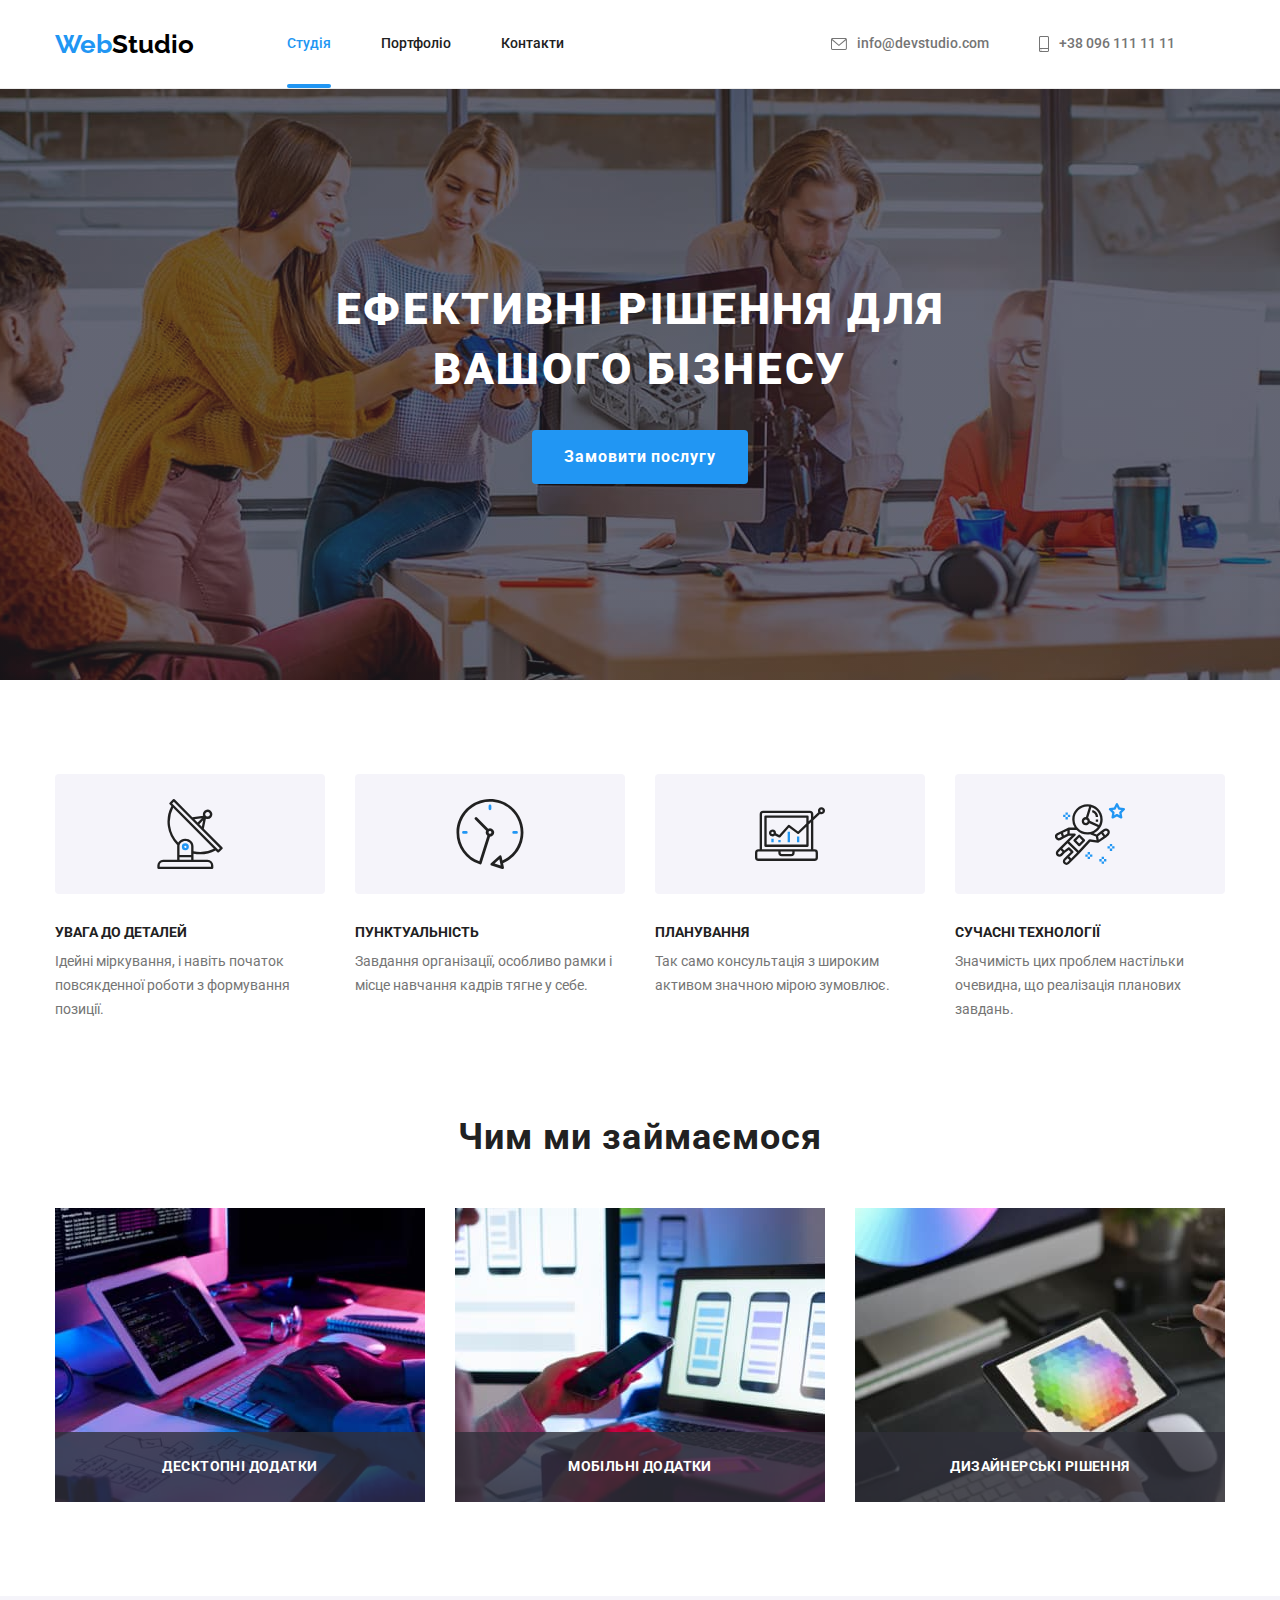
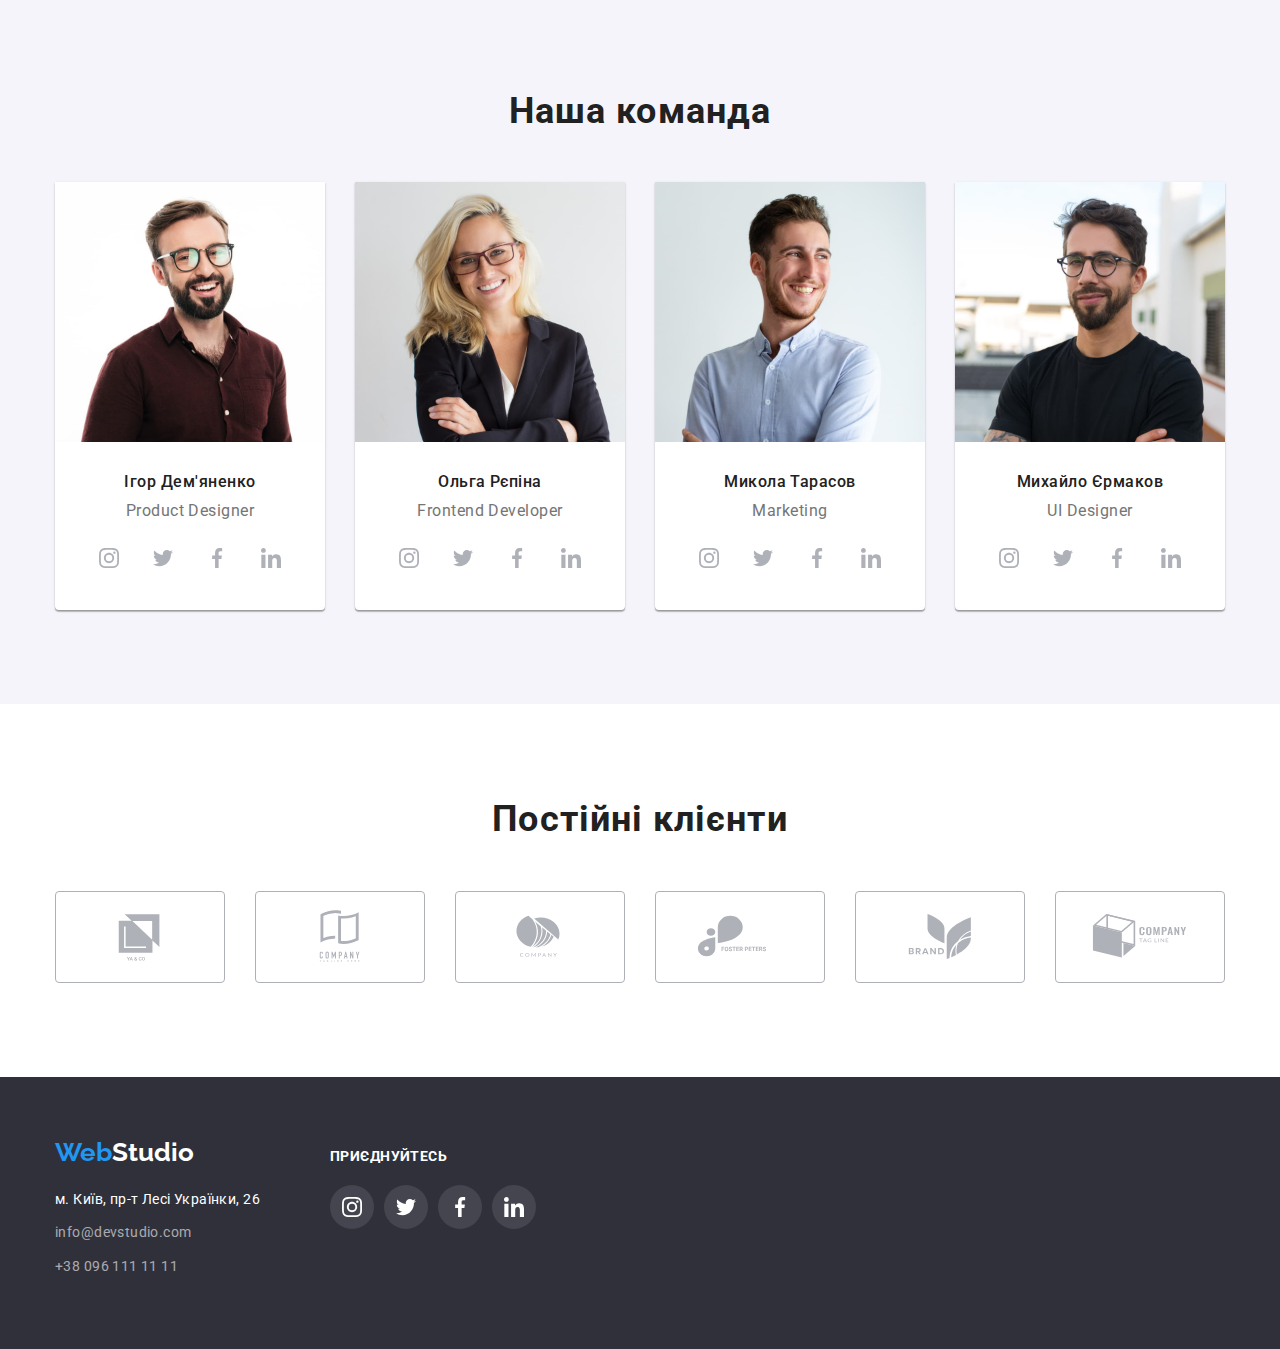
<file: index.html>
<!DOCTYPE html>
<html lang="uk">
    <head>
        <meta charset="UTF-8">
        <meta http-equiv="X-UA-Compatible" content="IE=edge">
        <meta name="viewport" content="width=device-width, initial-scale=1.0">
        <link href="https://fonts.googleapis.com/css2?family=Montserrat:wght@400;700&family=Raleway:wght@700&family=Roboto:wght@400;500;700;900&display=swap" rel="stylesheet">
        <link rel="stylesheet" href="https://cdnjs.cloudflare.com/ajax/libs/modern-normalize/1.1.0/modern-normalize.min.css">
        <link rel="stylesheet" href="./css/styles.css">
        <title>WebStudio</title>
    </head>
<body>
    <header class="header">
        <div class="container main-nav">
            <nav class="nav-heder">
                <a class="logo-type" href="/"><span class="logo">Web</span>Studio</a>
                <ul class="site-nav items-nav">
                    <li class="items"><a class="link current" href="./index.html">Студія</a></li>
                    <li class="items"><a class="link" href="./portfolio.html">Портфоліо</a></li>
                    <li class="items"><a class="link" href="#">Контакти</a></li>
                </ul>
            </nav>
                <ul class="auth-nav items-nav">
                    <li class="items">
                        <a class="link" href="mailto:info@devstudio.com"> 
                            <svg  class = "icon" width="16" height="12">
                            <use href="./images/icons.svg#icon-envelope"></use>                          
                        </svg>info@devstudio.com
                        </a>
                    </li>
                    <li class="items">
                        <a class="link" href="tel:+380961111111">
                            <svg  class = "icon" width="10" height="16">
                                <use href="./images/icons.svg#icon-smartphone">
                                </use>                          
                            </svg>
                            +38 096 111 11 11
                        </a>
                    </li>
                </ul>
        </div>
    </header>
    <main>
        <section class="section hero">
            <div class="container">
                <h1 class="section-caption">Ефективні рішення для вашого бізнесу</h1>
                <button class= "buttons" type="button" data-modal-open>Замовити послугу</button>
                <div class="backdrop is-hidden" data-modal>
                    <div class="modal">
                        <!-- <p></p> -->
                        <button class="button-close" data-modal-close>
                            <svg width="18" height="18">
                                <use href="./images/icons.svg#icon-close"></use>
                            </svg>
                        </button>
                    </div>
                </div>
            </div> 
        </section>
        <section class="section features">
            <div class="container">
                <h2 class="visually-hidden">Особливості</h2>
                <ul class="work">
                    <li class="work-item">
                        <div class="featur">
                            <svg width="70" height="70">
                                <use href="./images/icons.svg#icon-antenna"></use>
                            </svg>
                        </div>
                        <h3 class="title">Увага до деталей</h3>
                        <p class="work-text">Ідейні міркування, і навіть початок повсякденної роботи з формування позиції.</p>
                    </li>
                    <li class="work-item">
                        <div class="featur">
                            <svg width="70" height="70">
                                <use href="./images/icons.svg#icon-clock"></use>
                            </svg>
                        </div>
                        <h3 class="title">Пунктуальність</h3>
                        <p class="work-text">Завдання організації, особливо рамки і місце навчання кадрів тягне у себе.</p>
                    </li>
                    <li class="work-item">
                        <div class="featur">
                            <svg width="70" height="70">
                                <use href="./images/icons.svg#icon-diagram"></use>
                            </svg>
                        </div>
                        <h3 class="title">Планування</h3>
                        <p class="work-text">Так само консультація з широким активом значною мірою зумовлює.</p>
                    </li>
                    <li class="work-item">
                        <div class="featur">
                            <svg width="70" height="70">
                                <use href="./images/icons.svg#icon-astronaut"></use>
                            </svg>
                        </div>
                        <h3 class="title">Сучасні технології</h3>
                        <p class="work-text">Значимість цих проблем настільки очевидна, що реалізація планових завдань.</p>
                    </li>
                </ul>
            </div>
        </section>
        <section class="section-subject">
            <div class="container">
                <h2 class="subject">Чим ми займаємося</h2>
                <ul class="img">
                    <li class="img-item">
                        <img src="./images/box1.jpg" alt="Пишемо код за комп'ютером" width="370" >  
                        <div class="meta">
                            <h2 class="meta-nav">Десктопні додатки</h2>
                        </div>
                    </li> 
                         
                    <li class="img-item">
                        <img src="./images/box2.jpg" alt="Працюємо за комп'ютером" width="370" >  
                        <div class="meta">
                            <h2 class="meta-nav">Мобільні додатки</h2>
                        </div> 
                    </li>
                         
                    <li class="img-item">
                        <img src="./images/box3.jpg" alt="Працюємо за планшетом" width="370">
                        <div class="meta">
                            <h2 class="meta-nav">Дизайнерські рішення</h2>
                        </div>
                    </li>
                </ul>
            </div>
        </section>
        <section class="section-img">
            <div class="container">
                <h2 class="subject">Наша команда</h2>
                <ul class="img">
                    <li class="img-item team">
                        <img src="./images/img.jpg" alt="Фото Ігоря Дем'яненко" width="270">
                        <div class="name-desc">
                            <h3 class="name">Ігор Дем'яненко</h3>
                            <p class="desc" lang="en">Product Designer</p>
                        </div>
                        <div>
                            <ul class="social">
                                <li>
                                    <a class="social-nav" href="#">
                                        <svg width="20" height="20">
                                            <use href="./images/icons.svg#icon-instagram"></use>
                                        </svg>
                                    </a>
                                </li>
                                <li>
                                    <a class="social-nav" href="#">
                                        <svg width="20" height="20">
                                            <use href="./images/icons.svg#icon-twitter"></use>
                                        </svg>
                                    </a>    
                                </li>
                                <li>
                                    <a class="social-nav" href="#">
                                        <svg width="20" height="20">
                                            <use href="./images/icons.svg#icon-facebook"></use>
                                        </svg>
                                    </a>
                                </li>
                                <li>
                                    <a class="social-nav" href="#">
                                        <svg width="20" height="20">
                                            <use href="./images/icons.svg#icon-linkedin"></use>
                                        </svg>
                                    </a>
                                </li>
                            </ul>
                        </div>
                    </li>
                    <li class="img-item team">
                        <img src="./images/img1.jpg" alt="Фото Ольги Рєпіної" width="270">
                        <div class="name-desc">
                            <h3 class="name">Ольга Рєпіна</h3>
                            <p class="desc" lang="en">Frontend Developer</p>
                        </div>
                        <div>
                            <ul class="social">
                                <li>
                                    <a class="social-nav" href="#">
                                        <svg width="20" height="20">
                                            <use href="./images/icons.svg#icon-instagram"></use>
                                        </svg>
                                    </a>
                                </li>
                                <li>
                                    <a class="social-nav" href="#">
                                        <svg width="20" height="20">
                                            <use href="./images/icons.svg#icon-twitter"></use>
                                        </svg>
                                    </a>    
                                </li>
                                <li>
                                    <a class="social-nav" href="#">
                                        <svg width="20" height="20">
                                            <use href="./images/icons.svg#icon-facebook"></use>
                                        </svg>
                                    </a>
                                </li>
                                <li>
                                    <a class="social-nav" href="#">
                                        <svg width="20" height="20">
                                            <use href="./images/icons.svg#icon-linkedin"></use>
                                        </svg>
                                    </a>
                                </li>
                            </ul>
                        </div> 
                    </li>
                    <li class="img-item team">
                        <img src="./images/img2.jpg" alt="Фото Миколи Тарасова" width="270">
                        <div class="name-desc">
                            <h3 class="name">Микола Тарасов</h3>
                            <p class="desc" lang="en">Marketing</p>
                        </div>
                        <div>
                            <ul class="social">
                                <li>
                                    <a class="social-nav" href="#">
                                        <svg width="20" height="20">
                                            <use href="./images/icons.svg#icon-instagram"></use>
                                        </svg>
                                    </a>
                                </li>
                                <li>
                                    <a class="social-nav" href="#">
                                        <svg width="20" height="20">
                                            <use href="./images/icons.svg#icon-twitter"></use>
                                        </svg>
                                    </a>    
                                </li>
                                <li>
                                    <a class="social-nav" href="#">
                                        <svg width="20" height="20">
                                            <use href="./images/icons.svg#icon-facebook"></use>
                                        </svg>
                                    </a>
                                </li>
                                <li>
                                    <a class="social-nav" href="#">
                                        <svg width="20" height="20">
                                            <use href="./images/icons.svg#icon-linkedin"></use>
                                        </svg>
                                    </a>
                                </li>
                            </ul>
                        </div>
                    </li>
                    <li class="img-item team">
                        <img src="./images/img3.jpg" alt="Фото Михайла Єрмакова" width="270">
                        <div class="name-desc">
                            <h3 class="name">Михайло Єрмаков</h3>
                            <p class="desc" lang="en">UI Designer</p>
                        </div>
                        <div>
                            <ul class="social">
                                <li>
                                    <a class="social-nav" href="#">
                                        <svg width="20" height="20">
                                            <use href="./images/icons.svg#icon-instagram"></use>
                                        </svg>
                                    </a>
                                </li>
                                <li>
                                    <a class="social-nav" href="#">
                                        <svg width="20" height="20">
                                            <use href="./images/icons.svg#icon-twitter"></use>
                                        </svg>
                                    </a>    
                                </li>
                                <li>
                                    <a class="social-nav" href="#">
                                        <svg width="20" height="20">
                                            <use href="./images/icons.svg#icon-facebook"></use>
                                        </svg>
                                    </a>
                                </li>
                                <li>
                                    <a class="social-nav" href="#">
                                        <svg width="20" height="20">
                                            <use href="./images/icons.svg#icon-linkedin"></use>
                                        </svg>
                                    </a>
                                </li>
                            </ul>
                        </div>
                    </li>
                </ul>
            </div>
        </section>
        <section class="section">
            <div class="container">
                <h2 class="subject">Постійні клієнти</h2>
                <ul class="clients-list">
                    <li class="client-item">
                        <a href="#" class="clients">
                            <svg width="106" height="60">
                                <use href="./images/icons.svg#icon-yaco"></use>
                            </svg>
                        </a>
                    </li>
                    <li class="client-item">
                        <a href="#" class="clients">
                            <svg width="106" height="60">
                                <use href="./images/icons.svg#icon-here"></use>
                            </svg>
                        </a>
                    </li>
                    <li class="client-item">
                        <a href="#" class="clients">
                            <svg width="106" height="60">
                                <use href="./images/icons.svg#icon-company"></use>
                            </svg>
                        </a>
                    </li>
                    <li class="client-item">
                        <a href="#" class="clients">
                            <svg width="106" height="60">
                                <use href="./images/icons.svg#icon-foster"></use>
                            </svg>
                        </a>
                    </li>
                    <li class="client-item">
                        <a href="#" class="clients">
                            <svg width="106" height="60">
                                <use href="./images/icons.svg#icon-brand"></use>
                            </svg>
                        </a>
                    </li>
                    <li class="client-item">
                        <a href="#" class="clients">
                            <svg width="106" height="60">
                                <use href="./images/icons.svg#icon-line"></use>
                            </svg>
                        </a>
                    </li>
                </ul>
            </div>
        </section>
    </main>
    <footer class="bottom"> 
        <div class="container"> 
            <div class="footer">
                <div>
                    <a class="logo-type one" href="/"><span class="logo">Web</span>Studio</a> 
                    <address> 
                        <ul> 
                            <li class="basement"> 
                                <a class="list" href="https://goo.gl/maps/CPtrU1FHBa2aNyZL9" target="_blank" 
                                rel="noopener noreferrer nofollow">м. Київ, пр-т Лесі Українки, 26</a> 
                            </li> 
                            <li class="basement"> 
                                <a class="list item" href="mailto:info@devstudio.com">info@devstudio.com</a> 
                            </li> 
                            <li class="basement"> 
                                <a class="list item" href="tel:+380961111111">+38 096 111 11 11</a> 
                            </li> 
                        </ul> 
                    </address> 
                </div>
                <div>
                    <p class="foot-text">приєднуйтесь</p>
                    <ul class="social">
                        <li>
                            <a class="foot-social" href="#">
                                <svg width="20" height="20">
                                    <use href="./images/icons.svg#icon-instagram"></use>
                                </svg>
                            </a>
                        </li>
                        <li>
                            <a class="foot-social" href="#">
                                <svg width="20" height="20">
                                    <use href="./images/icons.svg#icon-twitter"></use>
                                </svg>
                            </a>    
                        </li>
                        <li>
                            <a class="foot-social" href="#">
                                <svg width="20" height="20">
                                    <use href="./images/icons.svg#icon-facebook"></use>
                                </svg>
                            </a>
                        </li>
                        <li>
                            <a class="foot-social" href="#">
                                <svg width="20" height="20">
                                    <use href="./images/icons.svg#icon-linkedin"></use>
                                </svg>
                            </a>
                        </li>
                    </ul>
                </div>
            </div>
            
        </div> 
    </footer>
    <script src="./js/modal.js"></script>  
</body>
</html>
</file>
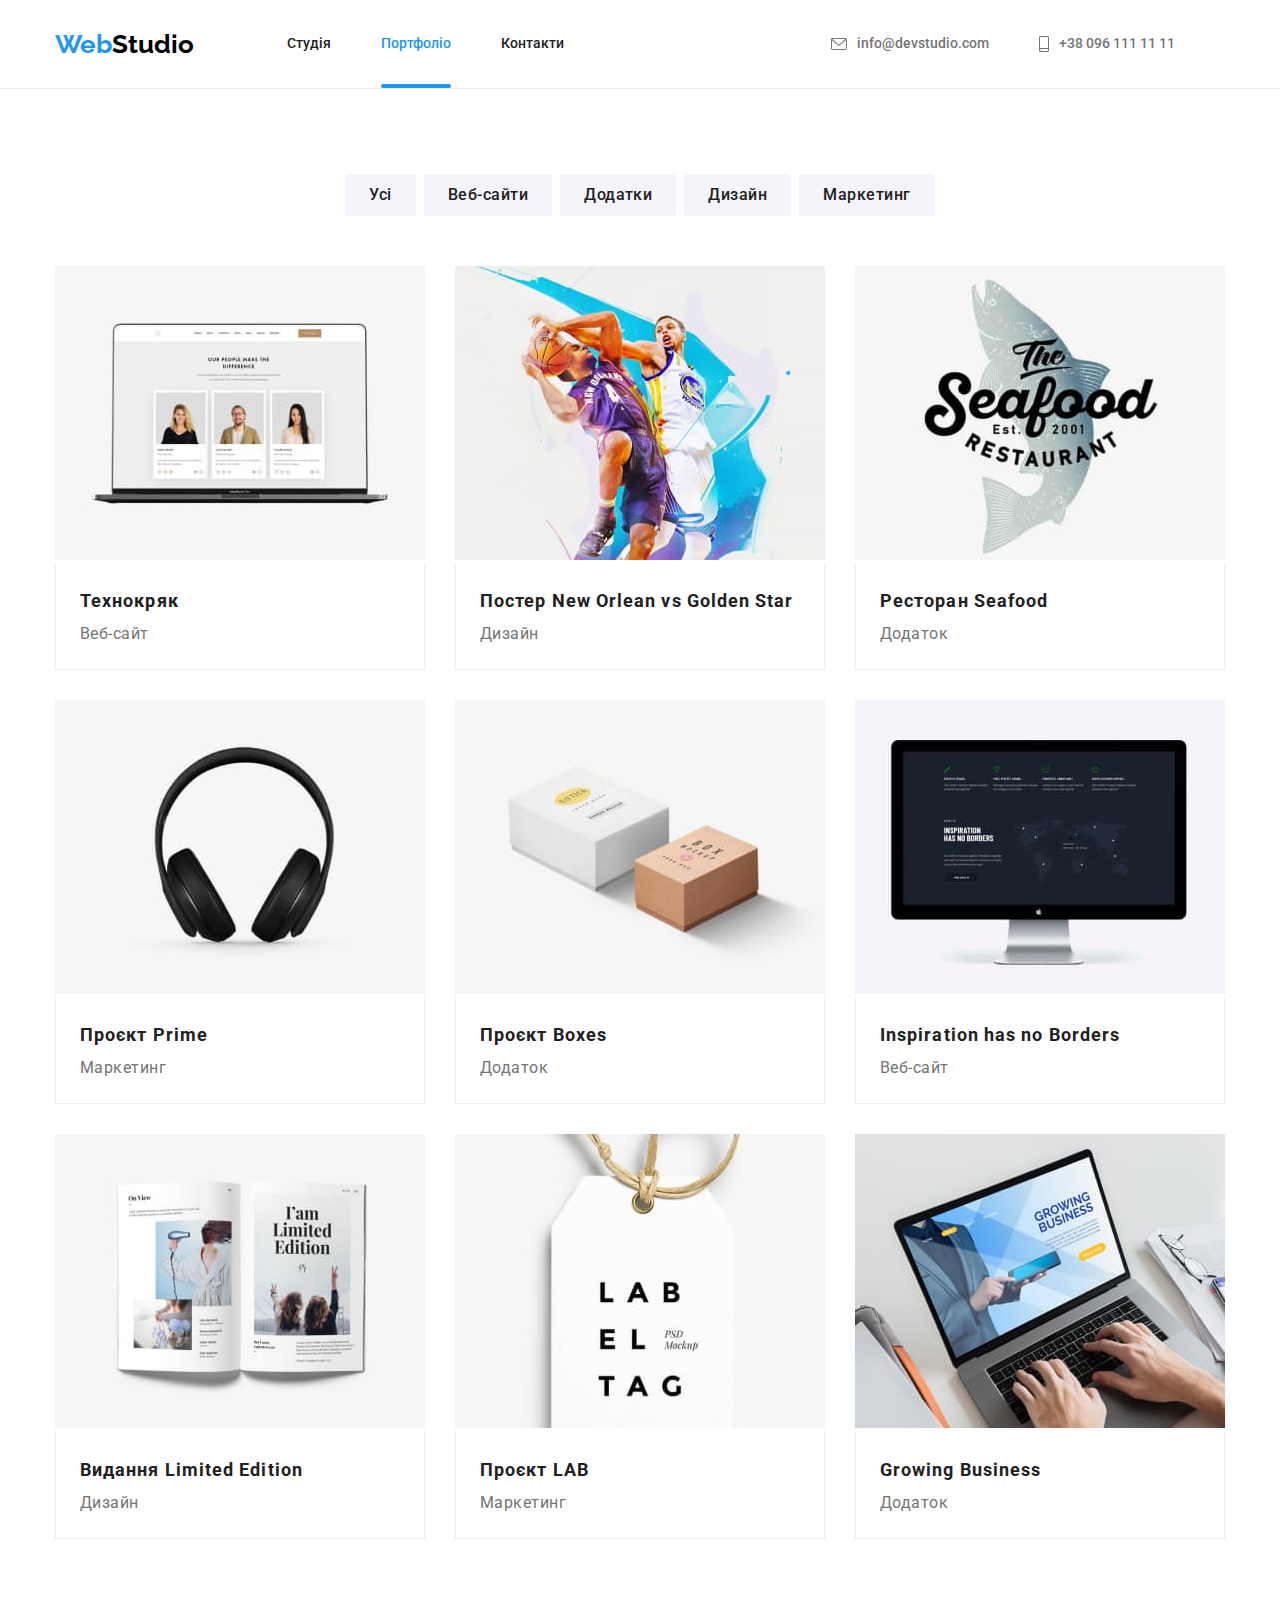
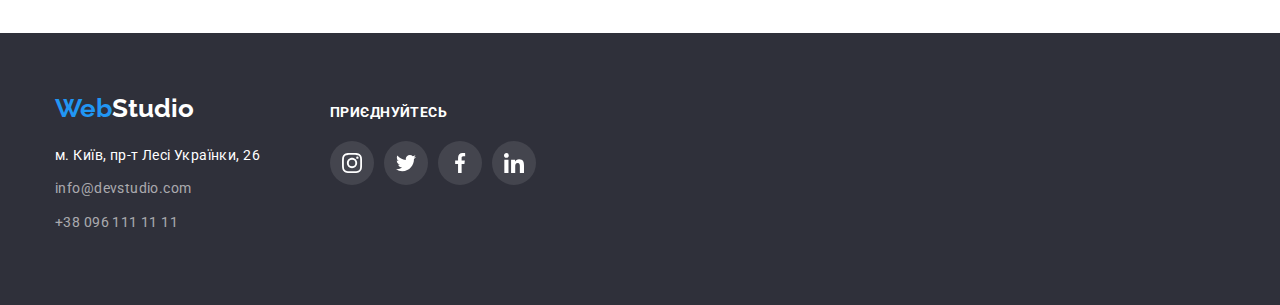
<file: portfolio.html>
<!DOCTYPE html>
<html lang="uk">
    <head>
        <meta charset="UTF-8">
        <meta http-equiv="X-UA-Compatible" content="IE=edge">
        <meta name="viewport" content="width=device-width, initial-scale=1.0">
        <link href="https://fonts.googleapis.com/css2?family=Montserrat:wght@400;700&family=Raleway:wght@700&family=Roboto:wght@400;500;700;900&display=swap" rel="stylesheet">
        <link rel="stylesheet" href="https://cdnjs.cloudflare.com/ajax/libs/modern-normalize/1.1.0/modern-normalize.min.css">
        <link rel="stylesheet" href="./css/styles.css">
        <title>WebStudio</title>
    </head>
<body>
    <header class="header">
        <div class="container main-nav">
            <nav class="nav-heder">
                <a class="logo-type" href="/"><span class="logo">Web</span>Studio</a>
                <ul class="site-nav items-nav">
                    <li class="items"><a class="link" href="./index.html">Студія</a></li>
                    <li class="items"><a class="link current" href="./portfolio.html">Портфоліо</a></li>
                    <li class="items"><a class="link" href="#">Контакти</a></li>
                </ul>
            </nav>
            <ul class="auth-nav items-nav">
                <li class="items">
                    <a class="link" href="mailto:info@devstudio.com"> 
                        <svg  class = "icon" width="16" height="12">
                        <use href="./images/icons.svg#icon-envelope"></use>                          
                    </svg>info@devstudio.com
                    </a>
                </li>
                <li class="items">
                    <a class="link" href="tel:+380961111111">
                        <svg  class = "icon" width="10" height="16">
                            <use href="./images/icons.svg#icon-smartphone"></use>                         
                        </svg>
                        +38 096 111 11 11
                    </a>
                </li>
            </ul>
        </div>
    </header>
    <main>
        <section class="portfolio-nav">
            <div class="container">
                <h1 class="visually-hidden">Наші проекти</h1>
                <ul class="about">
                    <li class="about-nav"><button class="list-button" type="button">Усі</button></li>
                    <li class="about-nav"><button class="list-button" type="button">Веб-сайти</button></li>
                    <li class="about-nav"><button class="list-button" type="button">Додатки</button></li>
                    <li class="about-nav"><button class="list-button" type="button">Дизайн</button></li>
                    <li class="about-nav"><button class="list-button" type="button">Маркетинг</button></li>
                </ul>
            </div>
            <div class="container">
                <ul class="flex-container">
                    <li class="flex-element">
                        <a class="box">
                           <div class="card-image">
                                <img src="./images/tehnokryak.jpg" alt="Команда веб-сайту" width="370">
                                <div class="card-overlay">
                                    <p class="card-text">Ресурс пропонує комплексні пропозиції з різним рівнем функціоналу та сервісів. Все це дозволить відвідувачу отримати вичерпні відомості про компанію чи приватну особу.</p>
                                </div>
                           </div>
                            <div class="subtitle-element">
                                <h2 class="heading">Технокряк</h2>
                                <p class="subtitle">Веб-сайт</p>
                            </div>
                        </a>
                    </li>
                    <li class="flex-element">
                        <a class="box">
                            <div class="card-image">
                                <img src="./images/orlean.jpg" alt="Команда веб-сайту" width="370">
                                <div class="card-overlay">
                                    <p class="card-text">Ресурс пропонує комплексні пропозиції з різним рівнем функціоналу та сервісів. Все це дозволить відвідувачу отримати вичерпні відомості про компанію чи приватну особу.</p>
                                </div>
                           </div>
                            <div class="subtitle-element">
                                <h2 class="heading">Постер New Orlean vs Golden Star</h2>
                                <p class="subtitle">Дизайн</p>
                            </div>
                        </a>
                    </li>
                    <li class="flex-element">
                        <a class="box">
                            <div class="card-image">
                                <img src="./images/seafood.jpg" alt="Команда веб-сайту" width="370">
                                <div class="card-overlay">
                                    <p class="card-text">Ресурс пропонує комплексні пропозиції з різним рівнем функціоналу та сервісів. Все це дозволить відвідувачу отримати вичерпні відомості про компанію чи приватну особу.</p>
                                </div>
                           </div>
                            <div class="subtitle-element">
                                <h2 class="heading">Ресторан Seafood</h2>
                                <p class="subtitle">Додаток</p>
                            </div>
                        </a>
                    </li>
                    <li class="flex-element">
                        <a class="box">
                            <div class="card-image">
                                <img src="./images/prime.jpg" alt="Команда веб-сайту" width="370">
                                <div class="card-overlay">
                                    <p class="card-text">Ресурс пропонує комплексні пропозиції з різним рівнем функціоналу та сервісів. Все це дозволить відвідувачу отримати вичерпні відомості про компанію чи приватну особу.</p>
                                </div>
                           </div>
                            <div class="subtitle-element">
                                <h2 class="heading">Проєкт Prime</h2>
                                <p class="subtitle">Маркетинг</p>
                            </div>
                        </a>
                    </li>
                    <li class="flex-element">
                        <a class="box">
                            <div class="card-image">
                                <img src="./images/Boxes.jpg" alt="Команда веб-сайту" width="370">
                                <div class="card-overlay">
                                    <p class="card-text">Ресурс пропонує комплексні пропозиції з різним рівнем функціоналу та сервісів. Все це дозволить відвідувачу отримати вичерпні відомості про компанію чи приватну особу.</p>
                                </div>
                           </div>
                            <div class="subtitle-element">
                                <h2 class="heading">Проєкт Boxes</h2>
                                <p class="subtitle">Додаток</p>
                            </div>
                        </a>
                    </li>
                    <li class="flex-element">
                        <a class="box">
                            <div class="card-image">
                                <img src="./images/inspiration.jpg" alt="Команда веб-сайту" width="370">
                                <div class="card-overlay">
                                    <p class="card-text">Ресурс пропонує комплексні пропозиції з різним рівнем функціоналу та сервісів. Все це дозволить відвідувачу отримати вичерпні відомості про компанію чи приватну особу.</p>
                                </div>
                           </div>
                            <div class="subtitle-element">
                                <h2 class="heading">Inspiration has no Borders</h2>
                                <p class="subtitle">Веб-сайт</p>
                            </div>
                        </a>
                    </li>
                    <li class="flex-element">
                        <a class="box">
                            <div class="card-image">
                                <img src="./images/limited.jpg" alt="Команда веб-сайту" width="370">
                                <div class="card-overlay">
                                    <p class="card-text">Ресурс пропонує комплексні пропозиції з різним рівнем функціоналу та сервісів. Все це дозволить відвідувачу отримати вичерпні відомості про компанію чи приватну особу.</p>
                                </div>
                           </div>
                            <div class="subtitle-element">
                                <h2 class="heading">Видання Limited Edition</h2>
                                <p class="subtitle">Дизайн</p>
                             </div>
                        </a>
                    </li>
                    <li class="flex-element">
                        <a class="box">
                            <div class="card-image">
                                <img src="./images/lab.jpg" alt="Команда веб-сайту" width="370">
                                <div class="card-overlay">
                                    <p class="card-text">Ресурс пропонує комплексні пропозиції з різним рівнем функціоналу та сервісів. Все це дозволить відвідувачу отримати вичерпні відомості про компанію чи приватну особу.</p>
                                </div>
                           </div>
                            <div class="subtitle-element">
                                <h2 class="heading">Проєкт LAB</h2>
                                <p class="subtitle">Маркетинг</p>
                            </div>
                        </a>
                    </li>
                    <li class="flex-element">
                        <a class="box">
                            <div class="card-image">
                                <img src="./images/business.jpg" alt="Команда веб-сайту" width="370">
                                <div class="card-overlay">
                                    <p class="card-text">Ресурс пропонує комплексні пропозиції з різним рівнем функціоналу та сервісів. Все це дозволить відвідувачу отримати вичерпні відомості про компанію чи приватну особу.</p>
                                </div>
                           </div>
                            <div class="subtitle-element">
                                <h2 class="heading">Growing Business</h2>
                                <p class="subtitle">Додаток</p>
                            </div>
                        </a>
                    </li>
                </ul>
            </div>
        </section>
    </main>
    <footer class="bottom"> 
        <div class="container"> 
            <div class="footer">
                <div>
                    <a class="logo-type one" href="/"><span class="logo">Web</span>Studio</a> 
                    <address> 
                        <ul> 
                            <li class="basement"> 
                                <a class="list" href="https://goo.gl/maps/CPtrU1FHBa2aNyZL9" target="_blank" 
                                rel="noopener noreferrer nofollow">м. Київ, пр-т Лесі Українки, 26</a> 
                            </li> 
                            <li class="basement"> 
                                <a class="list item" href="mailto:info@devstudio.com">info@devstudio.com</a> 
                            </li> 
                            <li class="basement"> 
                                <a class="list item" href="tel:+380961111111">+38 096 111 11 11</a> 
                            </li> 
                        </ul> 
                    </address> 
                </div>
                <div>
                    <p class="foot-text">приєднуйтесь</p>
                    <ul class="social">
                        <li>
                            <a class="foot-social" href="#">
                                <svg width="20" height="20">
                                    <use href="./images/icons.svg#icon-instagram"></use>
                                </svg>
                            </a>
                        </li>
                        <li>
                            <a class="foot-social" href="#">
                                <svg width="20" height="20">
                                    <use href="./images/icons.svg#icon-twitter"></use>
                                </svg>
                            </a>    
                        </li>
                        <li>
                            <a class="foot-social" href="#">
                                <svg width="20" height="20">
                                    <use href="./images/icons.svg#icon-facebook"></use>
                                </svg>
                            </a>
                        </li>
                        <li>
                            <a class="foot-social" href="#">
                                <svg width="20" height="20">
                                    <use href="./images/icons.svg#icon-linkedin"></use>
                                </svg>
                            </a>
                        </li>
                    </ul>
                </div>
            </div>
            
        </div> 
    </footer> 
</body>
</html>
</file>
<file: css/styles.css>
:root{
    --color-primery: #212121;
    --color-secondary: #757575;
    --color-brend: #2196f3;
    --color-accent:#ffffff;
    --background-primery: #f5f5f5;
}

body{
    color: var(--color-primery);
    font-family: "Roboto", sans-serif;
    font-size: 14px;
    font-weight: 400;
    margin-top: 80px;
}

li {
    list-style: none;
}

h1,
h2,
h3,
p,
ul{
    margin: 0;
    padding: 0;
}

/* header */

.header{
    display: block;
    border-bottom: 1px solid #ececec;
    position: fixed;
    z-index: 1;
    width: 100%;
    top: 0;
    left: 0;
    min-height: 80px;
    background-color: var(--color-accent);
}

.items-nav{
    margin: 0;
    padding: 0;
    list-style: none;
}

.container {
max-width: 1200px;
margin-left: auto;
margin-right: auto;
padding: 0 15px;
}

.site-nav {
    display: flex;
    margin-left: 93px;
    
}

.site-nav .link{
    display: block;
   
}

.items{
    margin-right: 50px;
}

.icon{
    fill: currentColor;
}
  

.site-nav .items:not(:last-child){
    margin-right: 50px;
}

.nav-heder{
    display: flex;
    align-items: center;
}

.auth-nav{
    color: var(--color-secondary);

    display: flex;
    margin-left: auto;
}

.auth-nav .item + .item{
    margin-left: 50px;
}

.main-nav{
    line-height: 1.71;

    display: flex;
    align-items:center;
}


.logo-type{
    color: #000000;
    font-family: 'Raleway',sans-serif;
    font-weight: 700;
    font-size: 26px;
    line-height: 1.19;
    text-decoration: none;

    display: flex;
    }

.logo{
  color: var(--color-brend);
  text-decoration: none;
}

.link{
    color: inherit;
    font-weight: 500;
    text-decoration: none;

    padding-top: 32px;
    padding-bottom: 32px;

    gap: 10px;
    display: flex;
    align-items: center;
    fill: var(--color-secondary);

    transition: color 250ms cubic-bezier(0.4, 0, 0.2, 1),
    fill 250ms cubic-bezier(0.4, 0, 0.2, 1);
}

.site-nav .link:hover, 
.site-nav .link:focus{
    color: var(--color-brend);

}

.site-nav .link.current{
    color: var(--color-brend);
}

.current{
    position: relative;
    text-decoration: none;
}

.current::after{
    content: '';
    position: absolute;
    left: 0;
    bottom: 0;
    display: block;
    width: 100%;
    height: 4px;
    border-radius: 2px;
    background-color: var(--color-brend);
}

.auth-nav .link:hover, 
.auth-nav .link:focus{
    color: var(--color-brend);
}

.items:hover .icon{
    fill: var(--color-brend);
}


/* main */

.section{
    padding-top: 94px;
    padding-bottom: 94px;
}  

/* Герой */

.hero{
    line-height: 1.71;

    text-align: center;
    padding: 200px 0;
    
    background-image: linear-gradient(
        rgba(47, 48, 58, 0.4),
        rgba(47, 48, 58, 0.4)
    ),  
    url('../images/hero.jpg');
    background-position: center;
    background-repeat: no-repeat;
    background-size: cover;
    
    height: 600px;
    max-width: 1600px;
    margin-left: auto;
    margin-right: auto;
}

.section-caption{
    color: var(--color-accent);
    font-weight: 900;
    font-size: 44px;
    line-height: 1.36;
    text-align: center;
    letter-spacing: 0.06em;
    text-transform: uppercase;

    width: 696px;
    margin-top: 0;
    margin-bottom: 30px;
    margin-left: auto;
    margin-right: auto;
}
.buttons{
    color: var(--color-accent);
   background-color: var(--color-brend); 
    font-weight: 700;
    font-size: 16px;
    line-height: 1.88;
    width: 216px;
    padding: 10px;

    align-items: center;
    text-align: center;
    letter-spacing: 0.06em;
    cursor: pointer;
    border-radius: 4px;
    border-color: transparent;

    transition: color 250ms cubic-bezier(0.4, 0, 0.2, 1),
    background-color 250ms cubic-bezier(0.4, 0, 0.2, 1),
    box-shadow 250ms cubic-bezier(0.4, 0, 0.2, 1);
}

.buttons:hover,
.buttons:focus{
    color: var(--color-accent);
    background-color: var(--color-secondary);
    box-shadow: 0px 4px 4px rgba(0, 0, 0, 0.15);
}

/* Модальне вікно */

.backdrop{
    position: fixed;
    top: 0;
    left: 0;
    width: 100%;
    height: 100%;
    z-index: 999;
    padding: 94px 15px;
    overflow-y: scroll;
    transition: all 250ms cubic-bezier(0.4, 0, 0.2, 1);
    background-color: rgba(0, 0, 0, 0.2);
}

.backdrop.is-hidden{
    /* opacity: 1; */
    pointer-events: none;
    visibility: hidden;
    transition: all 250ms cubic-bezier(0.4, 0, 0.2, 1);
    transform: scale(1.1);
}

.modal{
    position: absolute;
    top: 50%;
    left: 50%;
    transform: translate(-50%, -50%);

    height: 581px;
    width: 528px;
    padding: 15px;
    background-color: var(--color-accent);

    box-shadow: 0px 1px 3px rgba(0, 0, 0, 0.12), 0px 1px 1px rgba(0, 0, 0, 0.14), 0px 2px 1px rgba(0, 0, 0, 0.2);
    border-radius: 4px;
}

.button-close{
    position: absolute;
    top: 8px;
    right: 8px;
    width: 30px;
    height: 30px;
    padding: 5px 4px 6px 4px;
    border: 1px solid rgba(0, 0, 0, 0.1);
    background-color: var(--color-accent);
    border-radius: 50%;
    cursor: pointer;
    fill: #000000;
}

/* Особливості */

.featur{
    display: flex;
    width: 270px;
    height: 120px;
    align-items: center;
    justify-content: center;
    background-color: #f5f4fa;
    margin-bottom: 30px;
    border-radius: 4px;
}

.work{
    display: flex;

    line-height: 1.71;
}    

.work .work-item:not(:last-child) {
    margin-right: 30px;
}

.visually-hidden {
    position: absolute;
    white-space: nowrap;
    width: 1px;
    height: 1px;
    overflow: hidden;
    border: 0;
    padding: 0;
    clip: rect(0 0 0 0);
    clip-path: inset(50%);
    margin: -1px;
}

.title{
    font-size: 14px;
    font-weight: 700;
    text-transform: uppercase;
    line-height: 1.17;

    margin-bottom: 10px;
}

.work-text{
    color: var(--color-secondary);
}

.section-subject{
    padding-bottom: 94px;
}

.subject{
    font-weight: 700;
    font-size: 36px;
    line-height: 1.17;
    text-align: center;
    letter-spacing: 0.03em;

    margin-bottom: 50px;
}

/* Наша команда */

.section-img{
    background: #f5f4fa;

    padding-top: 94px;
    padding-bottom: 94px;
}

.img{
    line-height: 1.71;

    display: flex;
}

.img .img-item:not(:last-child) {
    margin-right: 30px;
}

.img-item{
    text-align: center;

    border-radius: 0px 0px 4px 4px;
    background-color: var(--color-accent);

    position: relative;
}

.meta{
    position: absolute;
    bottom: 0;
    left: 0;
    background: rgba(47, 48, 58, 0.8);
    width: 100%;
    height: 70px;
    align-items: center;
    justify-content: center;
    display: flex;

}

.meta-nav{
    color: var(--color-accent);
    font-weight: 700;
    font-size: 14px;
    line-height: 1.14;
    letter-spacing: 0.03em;
    text-transform: uppercase;
}

.img-item img{
    max-width: 100%;
    height: auto;
    display: block;
}

.team{
    box-shadow: 0px 1px 3px rgba(0, 0, 0, 0.12), 0px 1px 1px rgba(0, 0, 0, 0.14), 0px 2px 1px rgba(0, 0, 0, 0.2);
}

.name-desc{
    padding-top: 30px;
    padding-bottom: 16px;
}
.name{
    font-weight: 500;
    font-size: 16px;
    line-height: 1.19;
    letter-spacing: 0.03em;

    padding-bottom: 10px;
}

.desc{
    font-size: 16px;
    line-height: 1.19;
    color: var(--color-secondary);
    letter-spacing: 0.03em;
}

.social{
    display: flex;
    align-items: center;
    gap: 10px;
    justify-content: center;
    padding-bottom: 30px;
}

.social-nav{
    display: flex;
    align-items: center;
    justify-content: center;
    width: 44px;
    height: 44px;
    fill: #afb1b8;
    border-radius: 50%;
    background-color: var(--color-accent);

    transition: fill 250ms cubic-bezier(0.4, 0, 0.2, 1),
    background-color 250ms cubic-bezier(0.4, 0, 0.2, 1);
}

.social-nav:hover,
.social-nav:focus{
    fill: var(--color-accent);
    background-color: var(--color-brend);
}

/* постійні клієнти */

.client-item{
    width:170px;
    height: 92px;
}

.clients{
    display: flex;
    width: 100%;
    height: 100%;
    border: 1px solid #afb1b8;
    border-radius: 4px;
    align-items: center;
    justify-content: center;
    fill: #afb1b8;

    transition: fill 250ms cubic-bezier(0.4, 0, 0.2, 1),
    border 250ms cubic-bezier(0.4, 0, 0.2, 1);
}

.clients:hover,
.clients:focus{
    fill: var(--color-brend);
    border: 1px solid #2196f3;
}

.clients-list{
    display: flex;
    gap: 30px;
}


/* footer */

.bottom{
    background: #2f303a;

    display: block;
    padding-top: 60px;
    padding-bottom: 60px;
}

.one{
    color: var(--color-accent);
    margin-bottom: 20px;
}

.list{
    color: var(--color-accent);
    letter-spacing: 0.03em;
    font-style: normal;
    text-decoration: none;
    line-height: 1.71;

    transition: color 250ms cubic-bezier(0.4, 0, 0.2, 1);
}
  
.list:hover,
.list:focus{
color: var(--color-brend);
}

.item{
    color: rgba(255, 255, 255, 0.6);
} 

.basement{
    margin-bottom: 10px;
}

.footer{
    display: flex;
    align-items: baseline;
    gap: 70px;
}

.foot-text{
    font-weight: 700;
    font-size: 14px;
    line-height: 1.14;
    letter-spacing: 0.03em;
    text-transform: uppercase;
    color: var(--color-accent);

    margin-bottom: 20px;
}

.foot-social{
    display: flex;
    align-items: center;
    justify-content: center;
    width: 44px;
    height: 44px;
    fill: var(--color-accent);
    border-radius: 50%;
    background-color: rgba(255, 255, 255, 0.1);
    gap: 10px;
    
    transition: fill 250ms cubic-bezier(0.4, 0, 0.2, 1),
    background-color 250ms cubic-bezier(0.4, 0, 0.2, 1);
}

.foot-social:hover,
.foot-social:focus{
    fill: var(--color-accent);
    background-color: var(--color-brend);
}

/* Portfolio */

.list-button{
    color: var(--color-primery);
    background-color: #f5f4fa;
    font-weight: 500;
    font-size: 16px;
    line-height: 1.63;  
    letter-spacing: 0.03em;
    cursor: pointer;

    border-radius: 4px;
    padding-top: 6px;
    padding-bottom: 6px;
    padding-left: 22px;
    padding-right: 22px;
    border-color: transparent;

    transition: color 250ms cubic-bezier(0.4, 0, 0.2, 1),
    background-color 250ms cubic-bezier(0.4, 0, 0.2, 1),
    box-shadow 250ms cubic-bezier(0.4, 0, 0.2, 1);
}

.list-button:hover, 
.list-button:focus{
    color: var(--color-accent);
    background-color: #2196f3;
    box-shadow: 0px 3px 1px rgba(0, 0, 0, 0.1), 0px 1px 2px rgba(0, 0, 0, 0.08), 0px 2px 2px rgba(0, 0, 0, 0.12);
}

.heading{
    font-weight: 700;
    font-size: 18px;
    line-height: 2;
    letter-spacing: 0.06em;
}

.subtitle{
    font-size: 16px;
    line-height: 1.88;
    letter-spacing: 0.03em;
    color: var(--color-secondary);
}

.portfolio-nav{
    padding-bottom: 94px;
    padding-top: 94px;
}
   
.about{
    display: flex;
    justify-content: center;
    margin-bottom: 50px;
}

.about .about-nav:not(:last-child) {
    padding-right: 8px;
}

.flex-container{
    display: flex;
    flex-wrap: wrap;
}

.flex-element{
    width: 370px;
    margin-right: 30px;
    margin-bottom: 30px;
}

.flex-element:nth-child(3n){
    margin-right: 0;
}

.flex-element:nth-last-child(-n + 3){ 
    margin-bottom: 0; 
}

.subtitle-element{
    padding: 20px 24px;
    border-bottom: 1px solid #eeeeee;
    border-left: 1px solid #eeeeee;
    border-right: 1px solid #eeeeee;
}

.box{
    display: block;

    transition: box-shadow 250ms cubic-bezier(0.4, 0, 0.2, 1),
    background-color 250ms cubic-bezier(0.4, 0, 0.2, 1);
}

.box:hover,
.box:focus{
    background-color: var(--color-accent);
    box-shadow: 0px 1px 1px rgba(0, 0, 0, 0.12), 0px 4px 4px rgba(0, 0, 0, 0.06), 1px 4px 6px rgba(0, 0, 0, 0.16);
}

.card-image{
    position: relative;
    overflow: hidden;
}

.card-overlay{
    position: absolute;
    background-color: rgba(33, 150, 243, 0.9);
    left: 0;
    top: 0;
    width: 100%;
    height: 100%;
    opacity: 0;
   transition: transform 250ms cubic-bezier(0.4, 0, 0.2, 1), opacity 250ms cubic-bezier(0.4, 0, 0.2, 1);
   transform: translateY(100%);

}

.card-text{
   font-weight: 400;
    font-size: 18px;
    line-height: 2;
    color: var(--color-accent);
    letter-spacing: 0.03em;
    padding: 63px 24px;
}

.box:hover .card-overlay {
    transform: translateY(0);
    opacity: 1;
}
</file>
